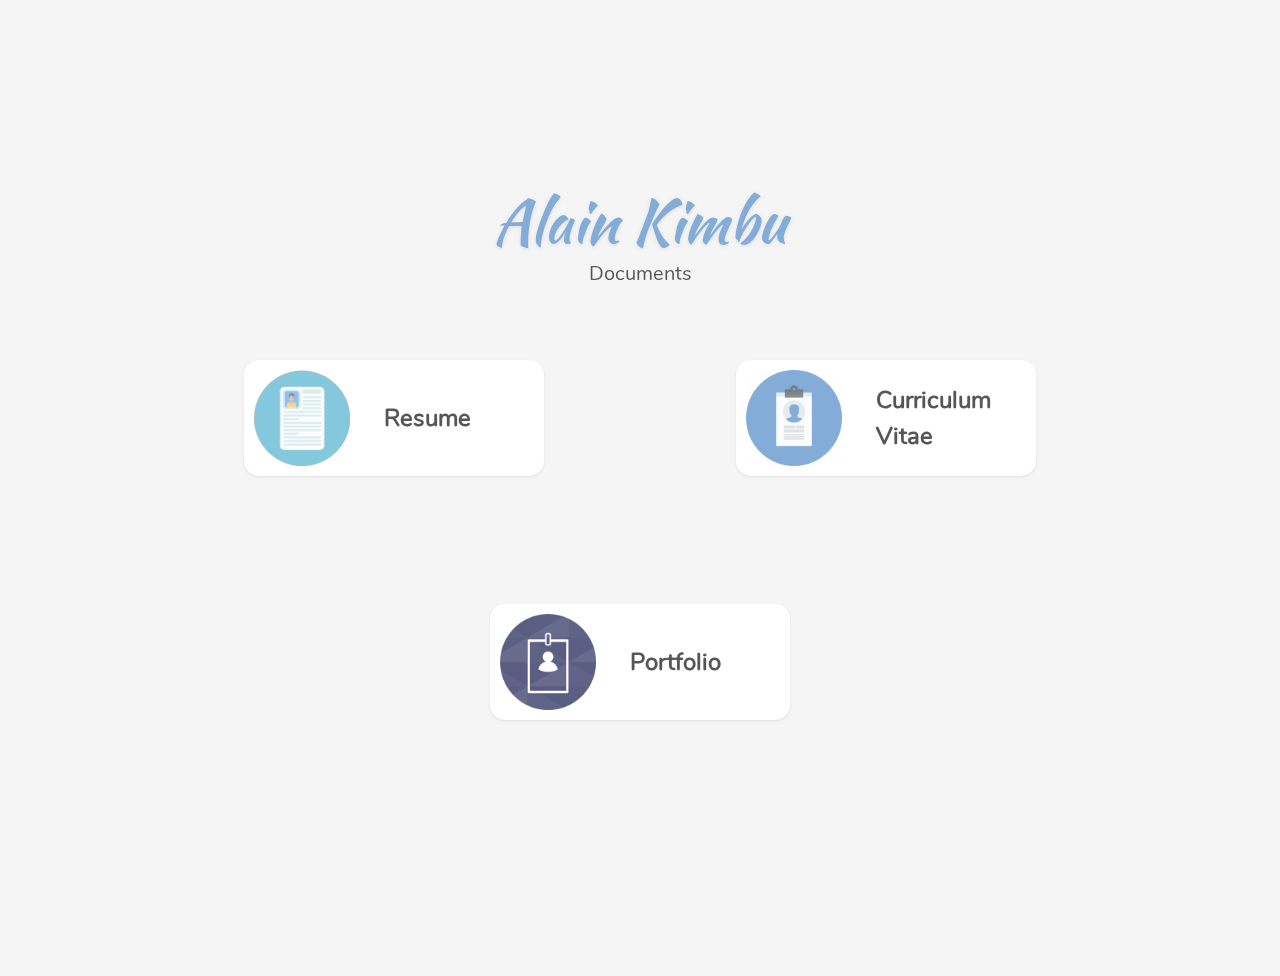
<file: index.html>
<!DOCTYPE html>
<html lang="en">

<head>
    <meta charset="UTF-8">
    <meta http-equiv="X-UA-Compatible" content="IE=edge">
    <meta name="viewport" content="width=device-width, initial-scale=1.0">
    <title>Alain Kimbu - Documents</title>
    <link rel="shortcut icon" href="favicon.ico" type="image/x-icon">
    <link rel="apple-touch-icon" href="apple-touch-icon.png">

    <link rel="stylesheet" href="assets/vendors/tailwind/font.awesome.css">
    <!-- <link rel="stylesheet" href="assets/vendors/tailwind/tailwind.elements.min.css"> -->
    <link rel="stylesheet" href="assets/vendors/tailwind/tailwindcss.css">
    <link rel="stylesheet" href="css/index.css">

    <script src="assets/vendors/jquery-3.6.0.min.js"></script>
    <script src="assets/vendors/tailwind/tailwindcss.js" deffer></script>
    <!--script src="assets/vendors/tailwind/tailwind.elements.min.js" deffer></script-->
</head>

<body>
    <header>

    </header>
    <main>
        <section class="intro">
            <h1 class="ksh text-5xl sm:text-6xl text-[#4483C4] drop-shadow">Alain Kimbu</h1>
            <p class="nr text-xl m-2">Documents</p>
            <div class="intro-box">
                <a href="resume/index.html" class="doc-link shadow nr">
                    <img src="assets/icons/resume.png" alt="resume-image" class="link-img h-24 w-24">
                    <span class="link-text">
                        Resume
                    </span>
                </a>
                <a href="cv/index.html" class="doc-link shadow nr">
                    <img src="assets/icons/cv.png" alt="cv-image" class="link-img h-24 w-24">
                    <span class="link-text">
                        Curriculum Vitae
                    </span>
                </a>
                <a href="portfolio/index.html" class="doc-link shadow nr">
                    <img src="assets/icons/portfolio.png" alt="portfolio-image" class="link-img h-24 w-24">
                    <span class="link-text">
                        Portfolio
                    </span>
                </a>
            </div>
        </section>
    </main>
    <footer>

    </footer>
    <script src="js/main.js"></script>
</body>

</html>
</file>
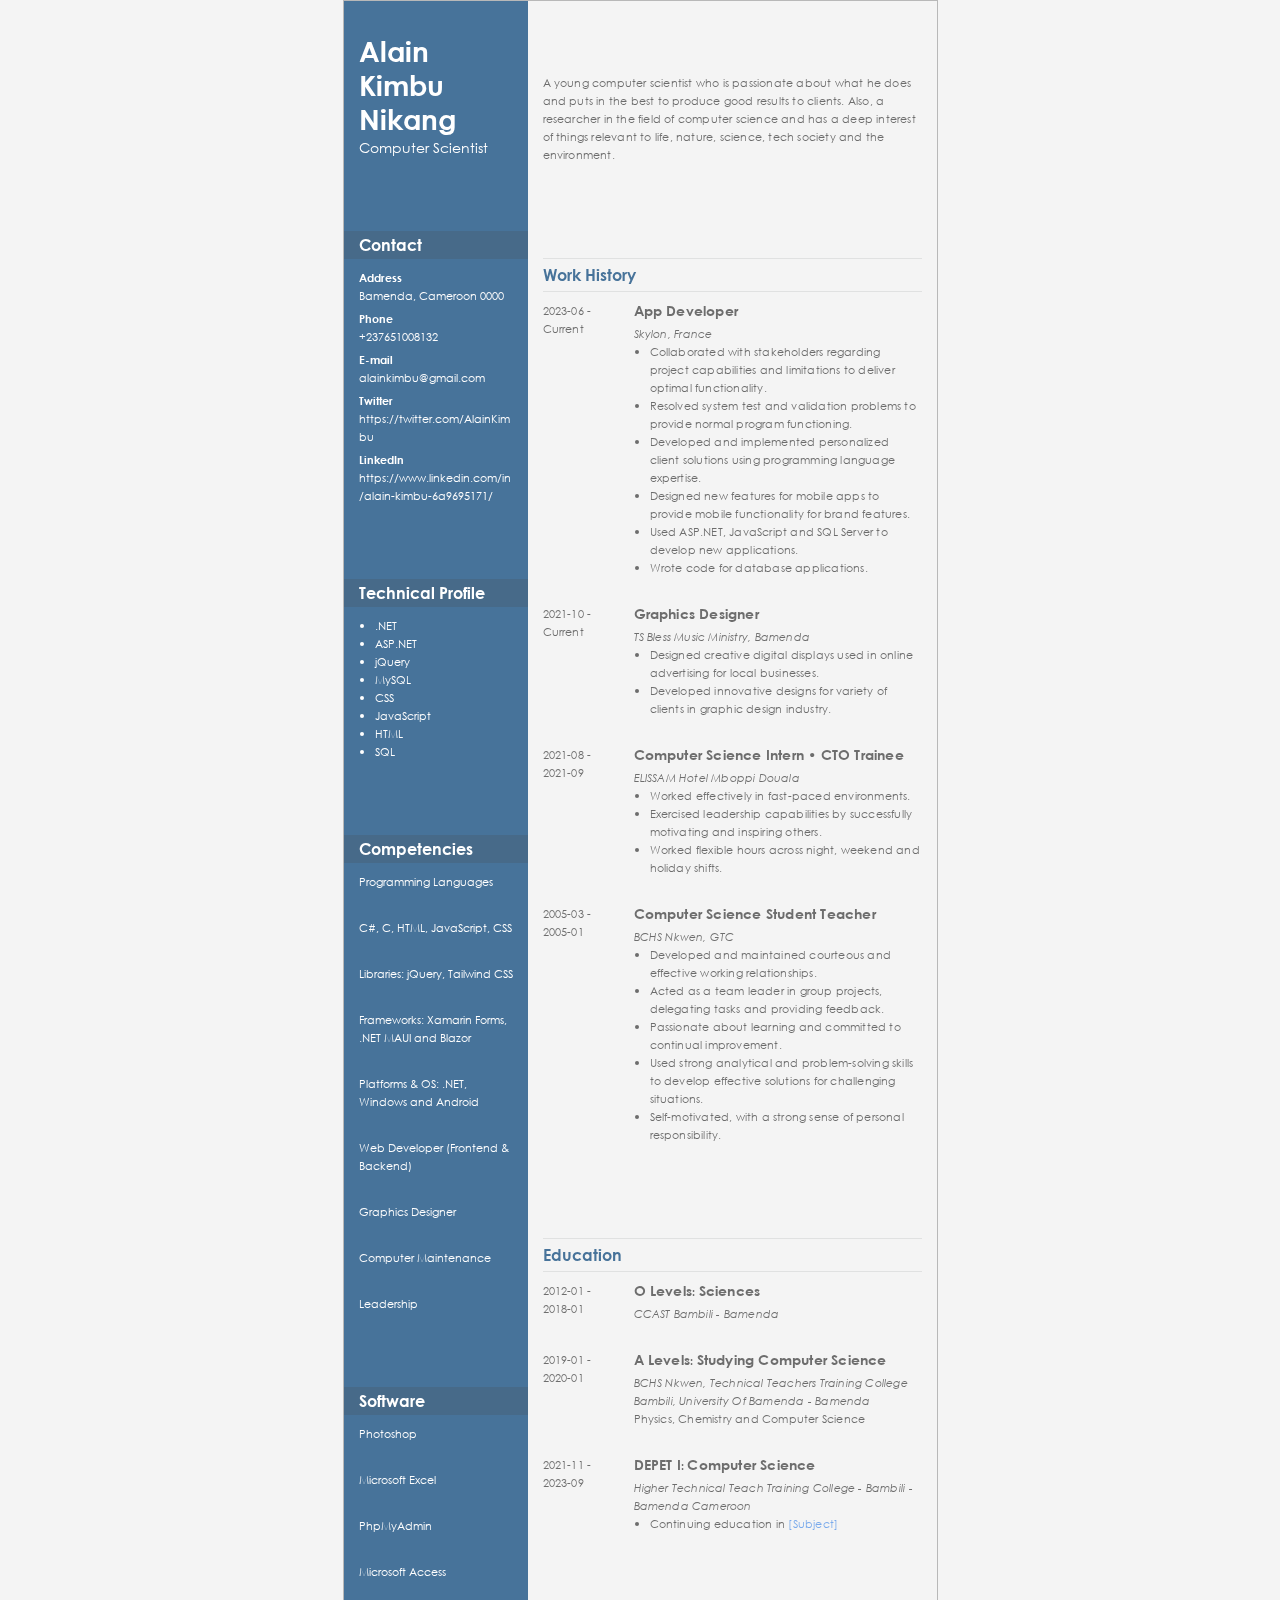
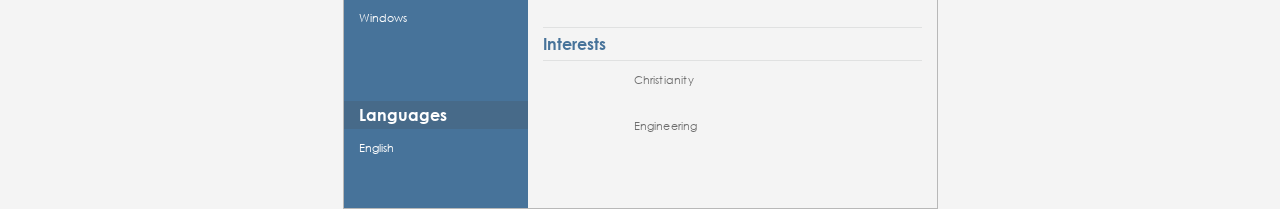
<file: cv/index.html>
<!DOCTYPE html>
<html lang="en">
<head>
    <meta charset="UTF-8">
    <meta http-equiv="X-UA-Compatible" content="IE=edge">
    <meta name="viewport" content="width=device-width, initial-scale=1.0">
    <title>Curricullum Vitae | Alain Kimbu</title>
    <link rel="shortcut icon" href="favicon.ico" type="image/x-icon">
    <link rel="apple-touch-icon" href="apple-touch-icon.png">
    
    <link rel="stylesheet" href="../assets/vendors/tailwind/font.awesome.css">
    <!-- <link rel="stylesheet" href="../assets/vendors/tailwind/tailwind.elements.min.css"> -->
    <link rel="stylesheet" href="../assets/vendors/tailwind/tailwindcss.css">
    <link rel="stylesheet" href="styles/styles.css">
    <link rel="stylesheet" href="../css/index.css">

    <script src="../assets/vendors/jquery-3.6.0.min.js"></script>
    <script src="../assets/vendors/tailwind/tailwindcss.js" deffer></script>
    <!--script src="../assets/vendors/tailwind/tailwind.elements.min.js" deffer></script-->
</head>
<body>
    <header>

    </header>

    <main>
        <section class="cv-container content" id="content">
            <nav class="inline-menu hidden bg-white">
                <a class="section-link">Profile</a>
                <a class="section-link">Bio</a>
                <a class="section-link">Education</a>
                <a class="section-link">Skills</a>
                <a class="section-link">Experiences</a>
            </nav>
            <hr class="hidden">
            <!-- div class="section-content hidden">
                 		<div class="font-bold text-2xl">
                            <h1>Alain Kimbu Nikang</h1>
                        </div> 
                        <p>
                                    <span class="font-bold text-xl">Experience</span>
                                    <br>
                                    9th Oct 2021 – 3th Sept 2021 <br>
                                    Computer Science Intern • CTO Trainee • ELISSAM Hotel Mboppi Douala
                                    <p>
                                        7th Jan 2022 – 28th Jan 2022<br>
                                        Computer Science Student Teacher • BCHS Nkwen Bamenda
                                    </p>
                                    20th Oct 2021 – [To Present] <br>
                                    Graphics Designer • TS Bless Music Ministry

                        </p>
                        <p>
                            <span class="font-bold text-xl">[Summary]</span>
                            <br>
                            A young computer scientist who is passionate about who he does and put in the best to produce good results to clients.
                            Also, a researcher about the field of computer science and like being aware of relevant things

                        </p>
                        <p>
                            <span class="font-bold text-xl">Education</span>
                            <p>
                                <b>CCAST Bambili, Bamenda (2012 – 2018)</b> <br>
                                • From form one to five attaining 8 papers at the O Levels in Sciences
                                <br>
                                <b>BCHS Nkwen, Bamenda (2019/2020 Academic year)</b>
                                <br>
                                • Uppersixth Sciences attaining 3 at the A Levels in Physics, Chemistry and Computer Sciences
                                <br>
                                <b>Higher Technical Teachers Training College Bambili, University Of Bamenda Studying Computer Science – DEPET I</b>
                            </p>
                            

                        </p>
                        <p>
                            <b>Skills</b>
                            <i>
                                <br>
                                - Programming Languages: C#, C, HTML, JavaScript, CSS <br>
                                - Libraries: jQuery <br>
                                - Frameworks: Xamarin Forms (Mobile App Development) <br>
                                - Web Developer (Frontend and Backend) <br>
                                - Graphics Designer <br>
                                - Computer Maintenance <br>
                            </i>

                        </p>
                        <p>
                            <b>Leadership</b><br>
                            Currently the .Net Facilitator at the Microsoft Student Learn Cameroon

                        </p>
                        <p>
                            <b>References:</b> KIMBU FELIX • 676 412 141 <br>
                            
                            <b>Personal Information</b> 
                            <br>
                            Mattam quarter Mile 10, Bambui, Tubah <br>
                            Bamenda, 0000 <br>
                            
                            +237 651008132 <br>
                            +237 683777901 <br>
                            
                            alainkimbu@gmail.com <br>
                            
                            
                            English (UK)

                        </p>
            </div>
        </section-->
        <section class="section-content doc-wrapper" style="width: fit-content;">
            <div class="preview-container position-relative js-document-wrap" id="resumeDoc">
                <div class="section-loader-new d-none hidden" id="resumeLoader"></div>
                <div class="spellcheck-notification hidden"><i class="fas fa-check" title="Save"></i></div>
                <div class="" tabindex="" style="width: fit-content;">
                    <div>
                        <style type="text/css" id="static">
                            /*Font support for MAC*/
                            @font-face {
                                font-family: 'Century Gothic';
                                font-weight: normal;
                                font-style: normal;
                                src: local('Century Gothic'), url('/assets/fonts/CenturyGothic/CenturyGothic.ttf') format('truetype')
                            }
            
                            @font-face {
                                font-family: 'Century Gothic';
                                font-weight: bold;
                                font-style: normal;
                                src: local('Century Gothic Bold'), url('/assets/fonts/CenturyGothic/GOTHICB.TTF') format('truetype')
                            }
            
                            @font-face {
                                font-family: 'Century Gothic';
                                font-weight: bold;
                                font-style: italic;
                                src: local('Century Gothic Bold Italic'), url('/assets/fonts/CenturyGothic/GOTHICBI.TTF') format('truetype')
                            }
            
                            @font-face {
                                font-family: 'Century Gothic';
                                font-weight: normal;
                                font-style: italic;
                                src: local('Century Gothic Italic'), url('/assets/fonts/CenturyGothic/GOTHICI.TTF') format('truetype')
                            }
            
                            html,
                            body,
                            div,
                            span,
                            applet,
                            object,
                            iframe,
                            h1,
                            h2,
                            h3,
                            h4,
                            h5,
                            h6,
                            p,
                            blockquote,
                            pre,
                            a,
                            abbr,
                            acronym,
                            address,
                            big,
                            cite,
                            code,
                            del,
                            dfn,
                            em,
                            font,
                            img,
                            ins,
                            kbd,
                            q,
                            s,
                            samp,
                            small,
                            strike,
                            strong,
                            sub,
                            sup,
                            tt,
                            var,
                            b,
                            u,
                            i,
                            center,
                            dl,
                            dt,
                            dd,
                            ol,
                            ul,
                            li,
                            fieldset,
                            form,
                            label,
                            legend,
                            table,
                            caption,
                            tbody,
                            tfoot,
                            thead,
                            tr,
                            th,
                            td {
                                margin: 0;
                                padding: 0;
                                border: 0;
                                outline: 0;
                                vertical-align: baseline;
                                background: transparent
                            }
            
                            body {
                                text-align: left;
                                font-feature-settings: "liga" 0;
                                -moz-font-feature-settings: "liga" off
                            }
            
                            .skn-srz1 ol,
                            .skn-srz1 ul {
                                list-style: none
                            }
            
                            .skn-srz1 table {
                                border-collapse: collapse;
                                border-spacing: 0;
                                font-size: inherit;
                                color: inherit;
                                width: 100%
                            }
            
                            /*START content disc style for LI*/
                            .skn-srz1 ul,
                            .skn-srz1 li {
                                margin: 0;
                                padding: 0;
                                list-style-type: disc
                            }
            
                            .skn-srz1 ul li {
                                margin: 0 0 0 16px;
                                padding: 0
                            }
            
                            @-moz-document url-prefix() {
                                .skn-srz1 ul li {
                                    margin: 0 0 0 12px;
                                    padding: 0 0 0 3px
                                }
                            }
            
                            /*END content disc style for LI*/
            
                            /*common css*/
                            .skn-srz1 .txtBold {
                                font-weight: 700
                            }
            
                            .skn-srz1 .paddedline {
                                display: block
                            }
            
                            .skn-srz1 .mt5 {
                                margin-top: 5px
                            }
            
                            .skn-srz1 .txtRight {
                                text-align: right
                            }
            
                            .skn-srz1 table.skills,
                            .skn-srz1 .table_wrapper {
                                margin-top: 0;
                                width: 100%;
                                word-break: break-all
                            }
            
                            .skn-srz1 table.skills th,
                            .skn-srz1 table.skills td {
                                text-align: center;
                                width: 20%
                            }
            
                            .skn-srz1 table.skills .skillname,
                            .skn-srz1 table.skills .skillrating {
                                text-align: left;
                                width: 35%
                            }
            
                            .skn-srz1 table.skills .skillrating {
                                width: 20%
                            }
            
                            .skn-srz1 table.skills .skillyears,
                            .skn-srz1 table.skills .skilllast {
                                width: 19%
                            }
            
                            .skn-srz1 table.skills .pad1 {
                                width: 5%
                            }
            
                            .skn-srz1 table.skills .pad2,
                            .skn-srz1 table.skills .pad3 {
                                width: 1%
                            }
            
                            .skn-srz1 {
                                color: #343434;
                                font-variant-ligatures: none;
                                line-height: 16px;
                                min-height: 792px;
                                box-sizing: border-box
                            }
            
                            .skn-srz1 .name {
                                font-weight: 700;
                                padding: 0;
                                position: relative;
                                text-align: left;
                                word-wrap: break-word
                            }
            
                            .skn-srz1 .address .singlecolumn {
                                margin-left: 0 !important
                            }
            
                            .skn-srz1 .heading {
                                font-weight: 700;
                                line-height: 15px;
                                margin-bottom: 10px
                            }
            
                            .skn-srz1 .sectiontitle {
                                word-break: break-word
                            }
            
                            .skn-srz1 .degreeGap {
                                margin-bottom: 4px
                            }
            
                            .skn-srz1 .locationGap {
                                margin-top: 4px
                            }
            
                            .skn-srz1 .firstsection,
                            .skn-srz1 .SECTION_NAME {
                                padding-top: 0 !important
                            }
            
                            .skn-srz1 .section:empty,
                            .skn-srz1 .hide-bar .outer-square,
                            .skn-srz1 .hide-bar .field-ratt {
                                display: none
                            }
            
                            /*Left Box */
                            .skn-srz1 .left-box {
                                background: #003D73;
                                display: table-cell;
                                padding: 15px;
                                box-sizing: initial
                            }
            
                            .skn-srz1 .left-box .section {
                                position: relative;
                                color: #fff
                            }
            
                            .skn-srz1 .left-box .heading {
                                line-height: 1.5;
                                margin-left: -15px;
                                margin-right: -15px;
                                padding: 0 15px;
                                position: relative
                            }
            
                            .skn-srz1 .left-box .heading:before {
                                content: '';
                                position: absolute;
                                left: 0;
                                top: 0;
                                background: #003D73;
                                height: 100%;
                                width: 100%;
                                filter: brightness(0.8)
                            }
            
                            .skn-srz1 .left-box .sectiontitle {
                                padding: 3px 0;
                                text-align: left;
                                position: relative
                            }
            
                            .skn-srz1 .left-box .SECTION_CNTC {
                                padding-top: 20px !important
                            }
            
                            .skn-srz1 .parentContainer {
                                border-collapse: collapse;
                                display: table;
                                min-height: inherit;
                                table-layout: fixed;
                                width: 100%
                            }
            
            
                            /*Right Box */
                            .skn-srz1 .right-box {
                                display: table-cell;
                                letter-spacing: .2px;
                                padding: 15px;
                                vertical-align: top
                            }
            
                            .skn-srz1 .right-box .section:first-child {
                                padding-top: 0
                            }
            
                            .skn-srz1 .right-box .heading {
                                border-bottom: 1px solid #d5d6d6;
                                border-top: 1px solid #d5d6d6;
                                letter-spacing: 0;
                                padding: 5px 0
                            }
            
                            .skn-srz1 .right-box .sectiontitle {
                                color: #002e58
                            }
            
                            .skn-srz1 .right-box .paddedline.date-content {
                                position: absolute;
                                margin-left: 0;
                                width: 65px
                            }
            
                            .skn-srz1 .paragraph .singlecolumn {
                                position: relative
                            }
            
                            .skn-srz1 .right-box .summary .paragraph .singlecolumn {
                                margin-left: 0
                            }
            
                            .skn-srz1 .education .joblocation,
                            .txtItl {
                                font-style: italic
                            }
            
                            /* Issues fix for builder page */
                            .skn-srz1>div {
                                min-height: inherit
                            }
            
                            #displayResume .skn-srz1.document {
                                min-height: 792px
                            }
            
                            .skn-srz1 .left-box .active * {
                                color: #343434
                            }
            
                            /* Only for firefox */
                            @-moz-document url-prefix() {
                                .skn-srz1 .parentContainer {
                                    height: 1px
                                }
                            }
            
                            .skn-srz1 .word-break {
                                word-wrap: break-word
                            }
            
                            .skn-srz1 .left-box .outer-square,
                            .skn-srz1 right-box .outer-square,
                            .skn-srz1 .left-box .inner-square,
                            .skn-srz1 .right-box .inner-square {
                                height: 7px;
                                position: relative
                            }
            
                            .skn-srz1 .left-box .inner-square {
                                background: #fff
                            }
            
                            .skn-srz1 .right-box .outer-square {
                                background: #d6d6d6
                            }
            
                            .skn-srz1 .right-box .inner-square {
                                background: #003D73;
                                filter: brightness(.8)
                            }
            
                            /* For dates fix */
                            .skn-srz1 .right-box .hidedates {
                                visibility: hidden;
                                position: static !important;
                                display: block;
                                float: left
                            }
            
                            .skn-srz1 .left-box .hidedates {
                                display: none
                            }
            
                            .skn-srz1 .paragraph.datespara:after {
                                content: '';
                                display: table;
                                clear: both
                            }
            
                            /*PICT*/
                            .skn-srz1 .prflPic,
                            .skn-srz1 .prflPic>div {
                                width: 154px;
                                height: 154px
                            }
            
                            .skn-srz1 .prflPic img {
                                min-width: 100%;
                                max-width: 100%;
                                min-height: 100%;
                                max-height: 100%
                            }
                        </style>
                        <style type="text/css" id="dynamic"
                            data-time="Fri Jun 30 2023 08:14:37 GMT+0100 (West Africa Standard Time)">
                            .skn-srz1,
                            .skn-srz1 table {
                                line-height: 18px
                            }
            
                            .skn-srz1.pagesize {
                                width: 595px
                            }
            
                            .skn-srz1.fontface {
                                font-family: Century Gothic
                            }
            
                            .skn-srz1.fontsize {
                                font-size: 11px
                            }
            
                            .skn-srz1 .section {
                                padding-top: 20px
                            }
            
                            .skn-srz1 .firstparagraph {
                                margin-top: 0 !important
                            }
            
                            .skn-srz1 .paragraph {
                                margin-top: 10px
                            }
            
                            .skn-srz1 .singlecolumn,
                            .skn-srz1 .maincolumn {
                                word-wrap: break-word
                            }
            
                            .skn-srz1 .right-box .singlecolumn,
                            .skn-srz1 .right-box .maincolumn {
                                margin-left: 0px
                            }
            
                            .skn-srz1 table.skills td {
                                padding-top: 5px
                            }
            
                            .skn-srz1 .jobtitle,
                            .skn-srz1 .degree,
                            .skn-srz1 .programline {
                                font-size: 14px
                            }
            
                            .skn-srz1 .name {
                                font-size: 28px;
                                line-height: 34px
                            }
            
                            .skn-srz1 .heading {
                                line-height: 22px
                            }
            
                            .skn-srz1 .sectiontitle {
                                font-size: 16px
                            }
            
                            .skn-srz1 .resumeTitle {
                                font-size: 14px;
                                padding-top: 3px
                            }
            
                            /*Left Box*/
                            .skn-srz1 .left-box {
                                background: #003D73;
                                width: 154px
                            }
            
                            .skn-srz1 .left-box .section {
                                padding-top: 20px
                            }
            
                            .skn-srz1 .left-box .heading {
                                line-height: 22px
                            }
            
                            .skn-srz1 .left-box .heading:before {
                                background: #003D73
                            }
            
                            .skn-srz1 .left-box .outer-square:before {
                                background: #003D73;
                                content: '';
                                position: absolute;
                                height: 7px;
                                width: 100%;
                                filter: brightness(.8)
                            }
            
            
                            /*Right Box*/
                            .skn-srz1 .right-box .paragraph .singlecolumn {
                                margin-left: 91px
                            }
            
                            .skn-srz1 .right-box .paddedline.date-content {
                                left: -91px
                            }
            
                            .skn-srz1 .right-box .sectiontitle {
                                color: #003D73
                            }
            
                            .skn-srz1 .right-box .inner-square {
                                background: #003D73
                            }
            
                            /* Issues fix for builder page */
                            .skn-srz1 .right-box .sortable-item {
                                padding-top: 20px
                            }
            
                            .skn-srz1 .left-box>.sortable-item.active>.wrapper .heading:before {
                                background: none
                            }
            
                            .skn-srz1 .left-box .sortable-item.active .outer-square:before {
                                background: #d6d6d6
                            }
            
                            .skn-srz1 .left-box .sortable-item.active .inner-square {
                                background: #003D73
                            }
            
                            /* Issues fix for builder page: Phase 2 */
                            .skn-srz1._single-parent-drag>.wrapper-bg+div {
                                position: relative;
                                z-index: 8
                            }
            
                            .skn-srz1._single-parent-drag .outer-square:before {
                                background: #d6d6d6;
                                content: '';
                                position: absolute;
                                height: 7px;
                                width: 100%;
                                filter: brightness(0.8)
                            }
            
                            .skn-srz1._single-parent-drag .inner-square {
                                background: #003D73
                            }
            
                            .skn-srz1._single-parent-drag .wrapper-bg+div .paragraph {
                                margin-top: 0
                            }
            
                            .skn-srz1 .outer-square,
                            .skn-srz1 .inner-square {
                                height: 7px;
                                position: relative
                            }
            
                            .skn-srz1 .parent-drag.active .wrapper,
                            .skn-srz1 .sortable-item .sectiontitle {
                                position: relative
                            }
            
                            .resume-preview .skn-srz1 .parentContainer .right-box .sortable-item:first-child,
                            .resume-preview .skn-srz1 .parentContainer .right-box .sortable-item:first-child .section,
                            .modal-preview-resume .skn-srz1 .parentContainer .right-box .sortable-item:first-child,
                            .modal-preview-resume .skn-srz1 .parentContainer .right-box .sortable-item:first-child .section {
                                padding-top: 0
                            }
            
                            /* support for IE Browser */
                            @media screen and (min-width:0\0) {
                                .skn-srz1 .left-box {
                                    box-sizing: content-box
                                }
            
                                .skn-srz1 .parentContainer {
                                    display: flex
                                }
            
                                .skn-srz1 .right-box {
                                    width: calc(100% - 154px)
                                }
            
                                .skn-srz1 .left-box,
                                .skn-srz1 .right-box {
                                    background: none;
                                    display: inline;
                                    position: relative
                                }
            
                                .skn-srz1 .left-box:before {
                                    content: '';
                                    background: #003D73;
                                    position: absolute;
                                    left: 0;
                                    top: 0;
                                    height: 100%;
                                    width: 100%;
                                    opacity: .9
                                }
                            }
                        </style>
                    </div>
                    <div class="document doc-root fontsize fontface vmargins hmargins   pagesize skn-srz1 SRZ1  ZTY  "
                        data-color="">
                        <div id="CONTAINER_PARENT_0" class="parentContainer">
                            <div id="CONTAINER_0" class="left-box">
                                <div data-react-beautiful-dnd-draggable="2"
                                    class="sortable-item section-container SortableItem-sibling data-NAME">
                                    <div class="document-tool sec-tool" id="editIcons" style="right: -2px;"><button
                                            class="btn btn-icon-tertiary btn-icon-edit" type="button" title="View / Edit"><i
                                                class="icon-edit"></i></button></div>
                                    <div id="SECTION_NAMEdde1010c-7bc6-44bc-ba85-41a224b06e16"
                                        class="section SECTION_NAME notdraggable firstsection    " data-section-cd="NAME">
                                        <div class=" doc-item">
                                            <div class="">
                                                <div class="">
                                                    <div id="PARAGRAPH_NAME_8a7b3435-731c-4f35-89a3-b1a94a133072"
                                                        class="paragraph PARAGRAPH_NAME firstparagraph  ">
                                                        <div>
                                                            <div class="name word-break">
                                                                <span id="FIELD_FNAM">Alain Kimbu</span>
                                                                <span class="word-break" id="FIELD_LNAM">Nikang</span>
                                                            </div>
                                                            <div class="resumeTitle" id="FIELD_DCTL">Computer Scientist</div>
                                                        </div>
                                                        <div class="doc-overlay para-overlay" style="left:-2px; right: -2px;"><span
                                                                class="badge badge-primary badge-edit"></span><span>&nbsp;</span>
                                                        </div>
                                                    </div>
                                                </div>
                                            </div>
                                        </div>
                                        <div class="doc-overlay section-overlay" style="left:-2px; right: -2px;"><span>&nbsp;</span>
                                        </div>
                                    </div>
                                </div>
                                <div data-react-beautiful-dnd-draggable="2"
                                    class="sortable-item section-container SortableItem-sibling data-CNTC">
                                    <div class="document-tool sec-tool" id="editIcons" style="right: -2px;"><button
                                            class="btn btn-icon-tertiary btn-icon-edit" type="button" title="View / Edit"><i
                                                class="icon-edit"></i></button></div>
                                    <div id="SECTION_CNTC207cdbac-df00-4814-82c7-d55ed2e67c97"
                                        class="section SECTION_CNTC notdraggable    has-title  " data-section-cd="CNTC">
                                        <div class=" doc-item">
                                            <div class="heading">
                                                <div class="sectiontitle" id="SECTIONNAME_CNTC">Contact</div>
                                            </div>
                                            <div class="">
                                                <div class="">
                                                    <div id="PARAGRAPH_CNTC_04b262ff-3f29-7430-9163-92ed00fc9220"
                                                        class="paragraph PARAGRAPH_CNTC firstparagraph  ">
                                                        <div class="clearfix doc-item">
                                                            <div class="address">
                                                                <div class="singlecolumn">
                                                                    <div dependency="STRT|CITY|STAT|ZIPC|ADDR">
                                                                        <div class="txtBold"><span
                                                                                class="xslt_static_change">Address </span></div>
                                                                        <div id="FIELD_STRT"></div>
                                                                        <span id="FIELD_CITY"></span>
                                                                        <span id="FIELD_STAT"></span>
                                                                        <span id="FIELD_ZIPC"></span>
                                                                        <span id="FIELD_ADDR">Bamenda, Cameroon 0000</span>
                                                                    </div>
                                                                    <div class="txtBold mt5" dependency="HPHN|CPHN"><span
                                                                            class="xslt_static_change">Phone </span></div>
                                                                    <div dependency="HPHN">
                                                                        <span id="FIELD_HPHN">+237651008132</span>
                                                                    </div>
            
                                                                    <div class="txtBold mt5" dependency="EMAI"><span
                                                                            class="xslt_static_change">E-mail </span></div>
                                                                    <div dependency="EMAI" class="word-break">
                                                                        <span id="FIELD_EMAI">alainkimbu@gmail.com</span>
                                                                    </div>
            
            
            
            
            
            
            
            
            
            
                                                                    <div dependency="SOCL">
            
                                                                        <div id="CATEGORY_SOCIAL_SOCL" class="mt5">
                                                                            <div id="DOCDATAINFO_SOCL" class="txtBold">Twitter</div>
                                                                            <div id="FIELD_SOCL">https://twitter.com/AlainKimbu
                                                                            </div>
                                                                        </div>
                                                                        <div id="CATEGORY_SOCIAL_SOCL" class="mt5">
                                                                            <div id="DOCDATAINFO_SOCL" class="txtBold">LinkedIn
                                                                            </div>
                                                                            <div id="FIELD_SOCL">
                                                                                https://www.linkedin.com/in/alain-kimbu-6a9695171/
                                                                            </div>
                                                                        </div>
                                                                    </div>
                                                                </div>
                                                            </div>
                                                        </div>
                                                        <div class="doc-overlay para-overlay" style="left:-2px; right: -2px;"><span
                                                                class="badge badge-primary badge-edit"></span><span>&nbsp;</span>
                                                        </div>
                                                    </div>
                                                </div>
                                            </div>
                                        </div>
                                        <div class="doc-overlay section-overlay" style="left:-2px; right: -2px;"><span>&nbsp;</span>
                                        </div>
                                    </div>
                                </div>
                                <div data-react-beautiful-dnd-draggable="2"
                                    class="sortable-item section-container SortableItem-sibling data-TPFL">
                                    <div class="document-tool sec-tool" id="editIcons" style="right: -2px;"><button
                                            class="btn btn-icon-tertiary btn-icon-edit" type="button" title="View / Edit"><i
                                                class="icon-edit"></i></button><button
                                            class="btn  btn-icon-tertiary btn-icon-delete" type="button" title="Delete"><i
                                                class="icon-delete" title="Delete"></i></button><button type="button"
                                            class="btn-icon-tertiary btn-icon-move" style="right: -234px;"><i class="icon-move"
                                                tabindex="0" data-react-beautiful-dnd-drag-handle="2"
                                                aria-roledescription="Draggable item. Press space bar to lift" draggable="false"
                                                title="Move"></i></button></div>
                                    <div id="SECTION_TPFL0a4bdfc1-e12a-4fb9-f189-f8f1c9c34be7"
                                        class="section SECTION_TPFL    has-title  " data-section-cd="TPFL">
                                        <div class=" doc-item">
                                            <div class="heading">
                                                <div class="sectiontitle" id="SECTIONNAME_TPFL">Technical Profile</div>
                                            </div>
                                            <div class="">
                                                <div class="">
                                                    <div id="PARAGRAPH_TPFL_e86f164f-1e54-85ca-0bfa-e0f7d29ba7ed"
                                                        class="paragraph PARAGRAPH_TPFL firstparagraph  ">
                                                        <div class="clearfix doc-item">
                                                            <div class="singlecolumn maincolumn">
                                                                <span class="paddedline" id="FIELD_SKC1">
                                                                    <ul>
                                                                        <li>.NET</li>
                                                                        <li>ASP.NET</li>
                                                                        <li>jQuery</li>
                                                                        <li>MySQL</li>
                                                                    </ul>
                                                                </span>
                                                                <span class="paddedline" id="FIELD_SKC2">
                                                                    <ul>
                                                                        <li>CSS</li>
                                                                        <li>JavaScript</li>
                                                                        <li>HTML</li>
                                                                        <li>SQL</li>
                                                                    </ul>
                                                                </span>
                                                            </div>
                                                        </div>
                                                        <div class="doc-overlay para-overlay" style="left:-2px; right: -2px;"><span
                                                                class="badge badge-primary badge-edit"></span><span>&nbsp;</span>
                                                        </div>
                                                    </div>
                                                </div>
                                            </div>
                                        </div>
                                        <div class="doc-overlay section-overlay" style="left:-2px; right: -2px;"><span>&nbsp;</span>
                                        </div>
                                    </div>
                                </div>
                                <div data-react-beautiful-dnd-draggable="2"
                                    class="sortable-item section-container SortableItem-sibling data-HILT">
                                    <div class="document-tool sec-tool" id="editIcons" style="right: -2px;"><button
                                            class="btn btn-icon-tertiary btn-icon-edit" type="button" title="View / Edit"><i
                                                class="icon-edit"></i></button><button
                                            class="btn  btn-icon-tertiary btn-icon-delete" type="button" title="Delete"><i
                                                class="icon-delete" title="Delete"></i></button><button type="button"
                                            class="btn-icon-tertiary btn-icon-move" style="right: -234px;"><i class="icon-move"
                                                tabindex="0" data-react-beautiful-dnd-drag-handle="2"
                                                aria-roledescription="Draggable item. Press space bar to lift" draggable="false"
                                                title="Move"></i></button></div>
                                    <div id="SECTION_HILTcd041c7d-0975-43f0-a03c-e7f1918a3359"
                                        class="section SECTION_HILT    has-title  " data-section-cd="HILT">
                                        <div class=" doc-item">
                                            <div class="heading">
                                                <div class="sectiontitle" id="SECTIONNAME_HILT">Competencies</div>
                                            </div>
                                            <div class="">
                                                <div class="sortableInner">
                                                    <div id="PARAGRAPH_HILT_6a212937-c5fe-4ca2-bbac-317a92c0a4fd"
                                                        class="paragraph PARAGRAPH_HILT firstparagraph  ">
                                                        <div class="clearfix doc-item">
                                                            <div class="singlecolumn maincolumn">
                                                                <span class="paddedline" id="FIELD_SKC1">Programming
                                                                    Languages</span>
            
                                                                <span class="paddedline txtRight" id="FIELD_RATT"></span>
                                                            </div>
                                                        </div>
                                                        <div class="doc-overlay para-overlay" style="left:-2px; right: -2px;"><span
                                                                class="badge badge-primary badge-edit"></span><span>&nbsp;</span>
                                                        </div>
                                                    </div>
                                                    <div id="PARAGRAPH_HILT_bcf24c61-a784-4e4b-b635-d1b6ac5c2284"
                                                        class="paragraph PARAGRAPH_HILT  ">
                                                        <div class="clearfix doc-item">
                                                            <div class="singlecolumn maincolumn">
                                                                <span class="paddedline" id="FIELD_SKC1">C#, C, HTML, JavaScript,
                                                                    CSS</span>
            
                                                                <span class="paddedline txtRight" id="FIELD_RATT"></span>
                                                            </div>
                                                        </div>
                                                        <div class="doc-overlay para-overlay" style="left:-2px; right: -2px;"><span
                                                                class="badge badge-primary badge-edit"></span><span>&nbsp;</span>
                                                        </div>
                                                    </div>
                                                    <div id="PARAGRAPH_HILT_a08e0275-df43-4a8e-90e3-e4c6fb47278d"
                                                        class="paragraph PARAGRAPH_HILT  ">
                                                        <div class="clearfix doc-item">
                                                            <div class="singlecolumn maincolumn">
                                                                <span class="paddedline" id="FIELD_SKC1">Libraries: jQuery, Tailwind
                                                                    CSS</span>
            
                                                                <span class="paddedline txtRight" id="FIELD_RATT"></span>
                                                            </div>
                                                        </div>
                                                        <div class="doc-overlay para-overlay" style="left:-2px; right: -2px;"><span
                                                                class="badge badge-primary badge-edit"></span><span>&nbsp;</span>
                                                        </div>
                                                    </div>
                                                    <div id="PARAGRAPH_HILT_aa329e97-50f5-49dd-ab10-eeeec8ec80c3"
                                                        class="paragraph PARAGRAPH_HILT  ">
                                                        <div class="clearfix doc-item">
                                                            <div class="singlecolumn maincolumn">
                                                                <span class="paddedline" id="FIELD_SKC1">Frameworks: Xamarin Forms,
                                                                    .NET MAUI and Blazor</span>
            
                                                                <span class="paddedline txtRight" id="FIELD_RATT"></span>
                                                            </div>
                                                        </div>
                                                        <div class="doc-overlay para-overlay" style="left:-2px; right: -2px;"><span
                                                                class="badge badge-primary badge-edit"></span><span>&nbsp;</span>
                                                        </div>
                                                    </div>
                                                    <div id="PARAGRAPH_HILT_97163980-63a0-4b9c-8a7c-97829930eee0"
                                                        class="paragraph PARAGRAPH_HILT  ">
                                                        <div class="clearfix doc-item">
                                                            <div class="singlecolumn maincolumn">
                                                                <span class="paddedline" id="FIELD_SKC1">Platforms &amp; OS: .NET,
                                                                    Windows and Android</span>
            
                                                                <span class="paddedline txtRight" id="FIELD_RATT"></span>
                                                            </div>
                                                        </div>
                                                        <div class="doc-overlay para-overlay" style="left:-2px; right: -2px;"><span
                                                                class="badge badge-primary badge-edit"></span><span>&nbsp;</span>
                                                        </div>
                                                    </div>
                                                    <div id="PARAGRAPH_HILT_fd93214d-13d4-44d2-978f-e50cb8616525"
                                                        class="paragraph PARAGRAPH_HILT  ">
                                                        <div class="clearfix doc-item">
                                                            <div class="singlecolumn maincolumn">
                                                                <span class="paddedline" id="FIELD_SKC1">Web Developer (Frontend
                                                                    &amp; Backend)</span>
            
                                                                <span class="paddedline txtRight" id="FIELD_RATT"></span>
                                                            </div>
                                                        </div>
                                                        <div class="doc-overlay para-overlay" style="left:-2px; right: -2px;"><span
                                                                class="badge badge-primary badge-edit"></span><span>&nbsp;</span>
                                                        </div>
                                                    </div>
                                                    <div id="PARAGRAPH_HILT_89b73269-0883-43f3-b869-aeb1e6f6b5b2"
                                                        class="paragraph PARAGRAPH_HILT  ">
                                                        <div class="clearfix doc-item">
                                                            <div class="singlecolumn maincolumn">
                                                                <span class="paddedline" id="FIELD_SKC1">Graphics Designer</span>
            
                                                                <span class="paddedline txtRight" id="FIELD_RATT"></span>
                                                            </div>
                                                        </div>
                                                        <div class="doc-overlay para-overlay" style="left:-2px; right: -2px;"><span
                                                                class="badge badge-primary badge-edit"></span><span>&nbsp;</span>
                                                        </div>
                                                    </div>
                                                    <div id="PARAGRAPH_HILT_cac4325e-3eaf-4eba-a767-bda4679027cf"
                                                        class="paragraph PARAGRAPH_HILT  ">
                                                        <div class="clearfix doc-item">
                                                            <div class="singlecolumn maincolumn">
                                                                <span class="paddedline" id="FIELD_SKC1">Computer Maintenance</span>
            
                                                                <span class="paddedline txtRight" id="FIELD_RATT"></span>
                                                            </div>
                                                        </div>
                                                        <div class="doc-overlay para-overlay" style="left:-2px; right: -2px;"><span
                                                                class="badge badge-primary badge-edit"></span><span>&nbsp;</span>
                                                        </div>
                                                    </div>
                                                    <div id="PARAGRAPH_HILT_4e374e76-2c6a-4af1-a9fa-13fe52da6301"
                                                        class="paragraph PARAGRAPH_HILT  ">
                                                        <div class="clearfix doc-item">
                                                            <div class="singlecolumn maincolumn">
                                                                <span class="paddedline" id="FIELD_SKC1">Leadership</span>
            
                                                                <span class="paddedline txtRight" id="FIELD_RATT"></span>
                                                            </div>
                                                        </div>
                                                        <div class="doc-overlay para-overlay" style="left:-2px; right: -2px;"><span
                                                                class="badge badge-primary badge-edit"></span><span>&nbsp;</span>
                                                        </div>
                                                    </div>
                                                </div>
                                            </div>
                                        </div>
                                        <div class="doc-overlay section-overlay" style="left:-2px; right: -2px;"><span>&nbsp;</span>
                                        </div>
                                    </div>
                                </div>
                                <div data-react-beautiful-dnd-draggable="2"
                                    class="sortable-item section-container SortableItem-sibling data-SFTR">
                                    <div class="document-tool sec-tool" id="editIcons" style="right: -2px;"><button
                                            class="btn btn-icon-tertiary btn-icon-edit" type="button" title="View / Edit"><i
                                                class="icon-edit"></i></button><button
                                            class="btn  btn-icon-tertiary btn-icon-delete" type="button" title="Delete"><i
                                                class="icon-delete" title="Delete"></i></button><button type="button"
                                            class="btn-icon-tertiary btn-icon-move" style="right: -234px;"><i class="icon-move"
                                                tabindex="0" data-react-beautiful-dnd-drag-handle="2"
                                                aria-roledescription="Draggable item. Press space bar to lift" draggable="false"
                                                title="Move"></i></button></div>
                                    <div id="SECTION_SFTR42213b42-622d-ea91-2074-c1db21d6c3b8"
                                        class="section SECTION_SFTR    has-title  " data-section-cd="SFTR">
                                        <div class=" doc-item">
                                            <div class="heading">
                                                <div class="sectiontitle" id="SECTIONNAME_SFTR">Software</div>
                                            </div>
                                            <div class="">
                                                <div class="sortableInner">
                                                    <div id="PARAGRAPH_SFTR_f4cda9ec-50ab-1fd0-b1bc-d90705341b32"
                                                        class="paragraph PARAGRAPH_SFTR firstparagraph  ">
                                                        <div class="clearfix doc-item">
                                                            <div class="singlecolumn">
                                                                <div id="FIELD_FRFM">
                                                                    <p>Photoshop</p>
                                                                </div>
            
                                                                <span class="paddedline txtRight" id="FIELD_RATT"></span>
                                                            </div>
                                                        </div>
                                                        <div class="doc-overlay para-overlay" style="left:-2px; right: -2px;"><span
                                                                class="badge badge-primary badge-edit"></span><span>&nbsp;</span>
                                                        </div>
                                                    </div>
                                                    <div id="PARAGRAPH_SFTR_df246a44-3a50-1137-12a3-03e824940a1a"
                                                        class="paragraph PARAGRAPH_SFTR  ">
                                                        <div class="clearfix doc-item">
                                                            <div class="singlecolumn">
                                                                <div id="FIELD_FRFM">
                                                                    <p>Microsoft Excel</p>
                                                                </div>
            
                                                                <span class="paddedline txtRight" id="FIELD_RATT"></span>
                                                            </div>
                                                        </div>
                                                        <div class="doc-overlay para-overlay" style="left:-2px; right: -2px;"><span
                                                                class="badge badge-primary badge-edit"></span><span>&nbsp;</span>
                                                        </div>
                                                    </div>
                                                    <div id="PARAGRAPH_SFTR_3f11b176-5805-bb1b-93af-c7ff81642f80"
                                                        class="paragraph PARAGRAPH_SFTR  ">
                                                        <div class="clearfix doc-item">
                                                            <div class="singlecolumn">
                                                                <div id="FIELD_FRFM">
                                                                    <p>PhpMyAdmin</p>
                                                                </div>
            
                                                                <span class="paddedline txtRight" id="FIELD_RATT"></span>
                                                            </div>
                                                        </div>
                                                        <div class="doc-overlay para-overlay" style="left:-2px; right: -2px;"><span
                                                                class="badge badge-primary badge-edit"></span><span>&nbsp;</span>
                                                        </div>
                                                    </div>
                                                    <div id="PARAGRAPH_SFTR_1e53dd0b-ef09-4b86-d884-287620ba6b27"
                                                        class="paragraph PARAGRAPH_SFTR  ">
                                                        <div class="clearfix doc-item">
                                                            <div class="singlecolumn">
                                                                <div id="FIELD_FRFM">
                                                                    <p>Microsoft Access</p>
                                                                </div>
            
                                                                <span class="paddedline txtRight" id="FIELD_RATT"></span>
                                                            </div>
                                                        </div>
                                                        <div class="doc-overlay para-overlay" style="left:-2px; right: -2px;"><span
                                                                class="badge badge-primary badge-edit"></span><span>&nbsp;</span>
                                                        </div>
                                                    </div>
                                                    <div id="PARAGRAPH_SFTR_9498f305-c63c-ee22-4cd7-a2fe4bf71de6"
                                                        class="paragraph PARAGRAPH_SFTR  ">
                                                        <div class="clearfix doc-item">
                                                            <div class="singlecolumn">
                                                                <div id="FIELD_FRFM">
                                                                    <p>Windows</p>
                                                                </div>
            
                                                                <span class="paddedline txtRight" id="FIELD_RATT"></span>
                                                            </div>
                                                        </div>
                                                        <div class="doc-overlay para-overlay" style="left:-2px; right: -2px;"><span
                                                                class="badge badge-primary badge-edit"></span><span>&nbsp;</span>
                                                        </div>
                                                    </div>
                                                </div>
                                            </div>
                                        </div>
                                        <div class="doc-overlay section-overlay" style="left:-2px; right: -2px;"><span>&nbsp;</span>
                                        </div>
                                    </div>
                                </div>
                                <div data-react-beautiful-dnd-draggable="2"
                                    class="sortable-item section-container SortableItem-sibling data-LANG">
                                    <div class="document-tool sec-tool" id="editIcons" style="right: -2px;"><button
                                            class="btn btn-icon-tertiary btn-icon-edit" type="button" title="View / Edit"><i
                                                class="icon-edit"></i></button><button
                                            class="btn  btn-icon-tertiary btn-icon-delete" type="button" title="Delete"><i
                                                class="icon-delete" title="Delete"></i></button><button type="button"
                                            class="btn-icon-tertiary btn-icon-move" style="right: -234px;"><i class="icon-move"
                                                tabindex="0" data-react-beautiful-dnd-drag-handle="2"
                                                aria-roledescription="Draggable item. Press space bar to lift" draggable="false"
                                                title="Move"></i></button></div>
                                    <div id="SECTION_LANG9e2ef3f9-40b7-1c37-5a5b-e3d0653a2795"
                                        class="section SECTION_LANG    has-title  " data-section-cd="LANG">
                                        <div class=" doc-item">
                                            <div class="heading">
                                                <div class="sectiontitle" id="SECTIONNAME_LANG">Languages</div>
                                            </div>
                                            <div class="">
                                                <div class="">
                                                    <div id="PARAGRAPH_LANG_373c7731-690f-9259-741d-00b8866f8430"
                                                        class="paragraph PARAGRAPH_LANG firstparagraph  ">
                                                        <div class="clearfix doc-item">
                                                            <div class="singlecolumn">
                                                                <div id="FIELD_FRFM">
                                                                    <p>English</p>
                                                                </div>
            
                                                                <span class="paddedline txtRight field-ratt" id="FIELD_RATT"></span>
                                                            </div>
                                                        </div>
                                                        <div class="doc-overlay para-overlay" style="left:-2px; right: -2px;"><span
                                                                class="badge badge-primary badge-edit"></span><span>&nbsp;</span>
                                                        </div>
                                                    </div>
                                                </div>
                                            </div>
                                        </div>
                                        <div class="doc-overlay section-overlay" style="left:-2px; right: -2px;"><span>&nbsp;</span>
                                        </div>
                                    </div>
                                </div>
                            </div>
                            <div id="CONTAINER_1" class="right-box">
                                <div data-react-beautiful-dnd-draggable="2"
                                    class="sortable-item section-container SortableItem-sibling data-SUMM">
                                    <div class="document-tool sec-tool" id="editIcons" style="right: -2px;"><button
                                            class="btn btn-icon-tertiary btn-icon-edit" type="button" title="View / Edit"><i
                                                class="icon-edit"></i></button></div>
                                    <div id="SECTION_SUMM66ce8445-7a88-4b67-ae6f-44f4b3dfcfa4"
                                        class="section summary notdraggable SECTION_SUMM     " data-section-cd="SUMM">
                                        <div class=" doc-item">
                                            <div class="">
                                                <div class="">
                                                    <div id="PARAGRAPH_SUMM_840d2ffe-96db-e077-61c8-e59b999811d0"
                                                        class="paragraph PARAGRAPH_SUMM firstparagraph  ">
                                                        <div class="clearfix doc-item">
                                                            <div class="singlecolumn" id="FIELD_FRFM">
                                                                <p>A young computer scientist who is passionate about what he does
                                                                    and puts in the best to produce good results to clients. Also, a
                                                                    researcher in the field of computer science and has a deep
                                                                    interest of things relevant to life, nature, science, tech
                                                                    society and the environment.</p>
                                                            </div>
                                                        </div>
                                                        <div class="doc-overlay para-overlay" style="left:-2px; right: -2px;"><span
                                                                class="badge badge-primary badge-edit"></span><span>&nbsp;</span>
                                                        </div>
                                                    </div>
                                                </div>
                                            </div>
                                        </div>
                                        <div class="doc-overlay section-overlay" style="left:-2px; right: -2px;"><span>&nbsp;</span>
                                        </div>
                                    </div>
                                </div>
                                <div data-react-beautiful-dnd-draggable="2"
                                    class="sortable-item section-container SortableItem-sibling data-EXPR">
                                    <div class="document-tool sec-tool" id="editIcons" style="right: -2px;"><button
                                            class="btn btn-icon-tertiary btn-icon-edit" type="button" title="View / Edit"><i
                                                class="icon-edit"></i></button><button
                                            class="btn  btn-icon-tertiary btn-icon-delete" type="button" title="Delete"><i
                                                class="icon-delete" title="Delete"></i></button><button type="button"
                                            class="btn-icon-tertiary btn-icon-move" style="right: -459px;"><i class="icon-move"
                                                tabindex="0" data-react-beautiful-dnd-drag-handle="2"
                                                aria-roledescription="Draggable item. Press space bar to lift" draggable="false"
                                                title="Move"></i></button></div>
                                    <div id="SECTION_EXPR79f2d99b-1a17-4e72-ad16-6614a24d81d9"
                                        class="section experience SECTION_EXPR   multi-para has-title  " data-section-cd="EXPR">
                                        <div class=" doc-item">
                                            <div class="heading">
                                                <div class="sectiontitle" id="SECTIONNAME_EXPR">Work History</div>
                                            </div>
                                            <div class="">
                                                <div class="sortableInner">
                                                    <div id="PARAGRAPH_EXPR_21901382-a975-48f1-919b-25472a9dfdc6"
                                                        class="paragraph datespara PARAGRAPH_EXPR firstparagraph  ">
                                                        <div class="clearfix doc-item">
                                                            <div class="paddedline date-content hidedates" dependency="JSTD|EDDT">
                                                                <span class="jobdates" dependency="JSTD">2007-03</span><span
                                                                    dependency="JSTD+EDDT"> - </span>
                                                                <span class="jobdates" dependency="EDDT">2007-03</span><br
                                                                    dependency="JTIT|COMP|JSTA|JCIT">
                                                            </div>
                                                            <div class="singlecolumn">
                                                                <div class="paddedline date-content" dependency="JSTD|EDDT">
                                                                    <span class="jobdates" id="FIELD_JSTD"
                                                                        format="%Y-%m">2023-06</span><span dependency="JSTD+EDDT"> -
                                                                    </span>
                                                                    <span class="jobdates" id="FIELD_EDDT"
                                                                        format="%Y-%m">Current</span><br
                                                                        dependency="JTIT|COMP|JSTA|JCIT">
                                                                </div>
                                                                <span class="paddedline" dependency="JTIT">
                                                                    <span class="jobtitle txtBold" id="FIELD_JTIT">App
                                                                        Developer</span>
                                                                </span>
                                                                <span class="paddedline locationGap txtItl"
                                                                    dependency="COMP|JSTA|JCIT">
                                                                    <span class="companyname" id="FIELD_COMP">Skylon</span><span
                                                                        dependency="COMP+JCIT|JSTA">,</span>
                                                                    <span class="jobcity" id="FIELD_JCIT">France</span>
                                                                    <span class="jobstate" id="FIELD_JSTA"></span>
                                                                </span>
            
                                                                <span class="jobline" id="FIELD_JDES">
                                                                    <ul>
                                                                        <li>Collaborated with stakeholders regarding project
                                                                            capabilities and limitations to deliver optimal
                                                                            functionality.</li>
                                                                        <li>Resolved system test and validation problems to provide
                                                                            normal program functioning.</li>
                                                                        <li>Developed and implemented personalized client solutions
                                                                            using programming language expertise.</li>
                                                                        <li>Designed new features for mobile apps to provide mobile
                                                                            functionality for brand features.</li>
                                                                        <li>Used ASP.NET, JavaScript and SQL Server to develop new
                                                                            applications.</li>
                                                                        <li>Wrote code for database applications.</li>
                                                                    </ul>
                                                                </span>
                                                            </div>
                                                        </div>
                                                        <div class="doc-overlay para-overlay" style="left:-2px; right: -2px;"><span
                                                                class="badge badge-primary badge-edit"></span><span>&nbsp;</span>
                                                        </div>
                                                    </div>
                                                    <div id="PARAGRAPH_EXPR_d9874b01-6b02-441c-bd5f-e5599e5e7ad2"
                                                        class="paragraph datespara PARAGRAPH_EXPR  ">
                                                        <div class="clearfix doc-item">
                                                            <div class="paddedline date-content hidedates" dependency="JSTD|EDDT">
                                                                <span class="jobdates" dependency="JSTD">2007-03</span><span
                                                                    dependency="JSTD+EDDT"> - </span>
                                                                <span class="jobdates" dependency="EDDT">2007-03</span><br
                                                                    dependency="JTIT|COMP|JSTA|JCIT">
                                                            </div>
                                                            <div class="singlecolumn">
                                                                <div class="paddedline date-content" dependency="JSTD|EDDT">
                                                                    <span class="jobdates" id="FIELD_JSTD"
                                                                        format="%Y-%m">2021-10</span><span dependency="JSTD+EDDT"> -
                                                                    </span>
                                                                    <span class="jobdates" id="FIELD_EDDT"
                                                                        format="%Y-%m">Current</span><br
                                                                        dependency="JTIT|COMP|JSTA|JCIT">
                                                                </div>
                                                                <span class="paddedline" dependency="JTIT">
                                                                    <span class="jobtitle txtBold" id="FIELD_JTIT">Graphics
                                                                        Designer</span>
                                                                </span>
                                                                <span class="paddedline locationGap txtItl"
                                                                    dependency="COMP|JSTA|JCIT">
                                                                    <span class="companyname" id="FIELD_COMP">TS Bless Music
                                                                        Ministry</span><span dependency="COMP+JCIT|JSTA">,</span>
                                                                    <span class="jobcity" id="FIELD_JCIT">Bamenda</span>
                                                                    <span class="jobstate" id="FIELD_JSTA"></span>
                                                                </span>
            
                                                                <span class="jobline" id="FIELD_JDES">
                                                                    <ul>
                                                                        <li>Designed creative digital displays used in online
                                                                            advertising for local businesses.</li>
                                                                        <li>Developed innovative designs for variety of clients in
                                                                            graphic design industry.</li>
                                                                    </ul>
                                                                </span>
                                                            </div>
                                                        </div>
                                                        <div class="doc-overlay para-overlay" style="left:-2px; right: -2px;"><span
                                                                class="badge badge-primary badge-edit"></span><span>&nbsp;</span>
                                                        </div>
                                                    </div>
                                                    <div id="PARAGRAPH_EXPR_906d5955-900b-451c-b659-f6ef6c82b746"
                                                        class="paragraph datespara PARAGRAPH_EXPR  ">
                                                        <div class="clearfix doc-item">
                                                            <div class="paddedline date-content hidedates" dependency="JSTD|EDDT">
                                                                <span class="jobdates" dependency="JSTD">2007-03</span><span
                                                                    dependency="JSTD+EDDT"> - </span>
                                                                <span class="jobdates" dependency="EDDT">2007-03</span><br
                                                                    dependency="JTIT|COMP|JSTA|JCIT">
                                                            </div>
                                                            <div class="singlecolumn">
                                                                <div class="paddedline date-content" dependency="JSTD|EDDT">
                                                                    <span class="jobdates" id="FIELD_JSTD"
                                                                        format="%Y-%m">2021-08</span><span dependency="JSTD+EDDT"> -
                                                                    </span>
                                                                    <span class="jobdates" id="FIELD_EDDT"
                                                                        format="%Y-%m">2021-09</span><br
                                                                        dependency="JTIT|COMP|JSTA|JCIT">
                                                                </div>
                                                                <span class="paddedline" dependency="JTIT">
                                                                    <span class="jobtitle txtBold" id="FIELD_JTIT">Computer Science
                                                                        Intern • CTO Trainee</span>
                                                                </span>
                                                                <span class="paddedline locationGap txtItl"
                                                                    dependency="COMP|JSTA|JCIT">
                                                                    <span class="companyname" id="FIELD_COMP">ELISSAM Hotel Mboppi
                                                                        Douala</span>
                                                                    <span class="jobcity" id="FIELD_JCIT"></span>
                                                                    <span class="jobstate" id="FIELD_JSTA"></span>
                                                                </span>
            
                                                                <span class="jobline" id="FIELD_JDES">
                                                                    <ul>
                                                                        <li>Worked effectively in fast-paced environments.</li>
                                                                        <li>Exercised leadership capabilities by successfully
                                                                            motivating and inspiring others.</li>
                                                                        <li>Worked flexible hours across night, weekend and holiday
                                                                            shifts.</li>
                                                                    </ul>
                                                                </span>
                                                            </div>
                                                        </div>
                                                        <div class="doc-overlay para-overlay" style="left:-2px; right: -2px;"><span
                                                                class="badge badge-primary badge-edit"></span><span>&nbsp;</span>
                                                        </div>
                                                    </div>
                                                    <div id="PARAGRAPH_EXPR_a356bc1c-3714-4061-a944-923c62f598ae"
                                                        class="paragraph datespara PARAGRAPH_EXPR  ">
                                                        <div class="clearfix doc-item">
                                                            <div class="paddedline date-content hidedates" dependency="JSTD|EDDT">
                                                                <span class="jobdates" dependency="JSTD">2007-03</span><span
                                                                    dependency="JSTD+EDDT"> - </span>
                                                                <span class="jobdates" dependency="EDDT">2007-03</span><br
                                                                    dependency="JTIT|COMP|JSTA|JCIT">
                                                            </div>
                                                            <div class="singlecolumn">
                                                                <div class="paddedline date-content" dependency="JSTD|EDDT">
                                                                    <span class="jobdates" id="FIELD_JSTD"
                                                                        format="%Y-%m">2005-03</span><span dependency="JSTD+EDDT"> -
                                                                    </span>
                                                                    <span class="jobdates" id="FIELD_EDDT"
                                                                        format="%Y-%m">2005-01</span><br
                                                                        dependency="JTIT|COMP|JSTA|JCIT">
                                                                </div>
                                                                <span class="paddedline" dependency="JTIT">
                                                                    <span class="jobtitle txtBold" id="FIELD_JTIT">Computer Science
                                                                        Student Teacher</span>
                                                                </span>
                                                                <span class="paddedline locationGap txtItl"
                                                                    dependency="COMP|JSTA|JCIT">
                                                                    <span class="companyname" id="FIELD_COMP">BCHS Nkwen, GTC</span>
                                                                    <span class="jobcity" id="FIELD_JCIT"></span>
                                                                    <span class="jobstate" id="FIELD_JSTA"></span>
                                                                </span>
            
                                                                <span class="jobline" id="FIELD_JDES">
                                                                    <ul>
                                                                        <li>Developed and maintained courteous and effective working
                                                                            relationships.</li>
                                                                        <li>Acted as a team leader in group projects, delegating
                                                                            tasks and providing feedback.</li>
                                                                        <li>Passionate about learning and committed to continual
                                                                            improvement.</li>
                                                                        <li>Used strong analytical and problem-solving skills to
                                                                            develop effective solutions for challenging situations.
                                                                        </li>
                                                                        <li>Self-motivated, with a strong sense of personal
                                                                            responsibility.</li>
                                                                    </ul>
                                                                </span>
                                                            </div>
                                                        </div>
                                                        <div class="doc-overlay para-overlay" style="left:-2px; right: -2px;"><span
                                                                class="badge badge-primary badge-edit"></span><span>&nbsp;</span>
                                                        </div>
                                                    </div>
                                                </div>
                                            </div>
                                        </div>
                                        <div class="doc-overlay section-overlay" style="left:-2px; right: -2px;"><span>&nbsp;</span>
                                        </div>
                                    </div>
                                </div>
                                <div data-react-beautiful-dnd-draggable="2"
                                    class="sortable-item section-container SortableItem-sibling data-EDUC">
                                    <div class="document-tool sec-tool" id="editIcons" style="right: -2px;"><button
                                            class="btn btn-icon-tertiary btn-icon-edit" type="button" title="View / Edit"><i
                                                class="icon-edit"></i></button><button
                                            class="btn  btn-icon-tertiary btn-icon-delete" type="button" title="Delete"><i
                                                class="icon-delete" title="Delete"></i></button><button type="button"
                                            class="btn-icon-tertiary btn-icon-move" style="right: -459px;"><i class="icon-move"
                                                tabindex="0" data-react-beautiful-dnd-drag-handle="2"
                                                aria-roledescription="Draggable item. Press space bar to lift" draggable="false"
                                                title="Move"></i></button></div>
                                    <div id="SECTION_EDUC3e23dcd4-21d7-4d1c-bf4b-53df54ee9c32"
                                        class="section education SECTION_EDUC   multi-para has-title  " data-section-cd="EDUC">
                                        <div class=" doc-item">
                                            <div class="heading">
                                                <div class="sectiontitle" id="SECTIONNAME_EDUC">Education</div>
                                            </div>
                                            <div class="">
                                                <div class="sortableInner">
                                                    <div id="PARAGRAPH_EDUC_85b1be6d-6046-4cb1-bb84-abb303a11aab"
                                                        class="paragraph datespara PARAGRAPH_EDUC firstparagraph  ">
                                                        <div class="clearfix doc-item">
                                                            <div class="paddedline date-content hidedates" dependency="GRST|GRED">
                                                                <span class="jobdates" dependency="GRST">2007-03</span><span
                                                                    dependency="GRST+GRED"> - </span>
                                                                <span class="jobdates" dependency="GRED">2007-03</span>
                                                            </div>
                                                            <div class="singlecolumn">
                                                                <div class="paddedline date-content">
                                                                    <span class="jobdates" id="FIELD_GRST"
                                                                        format="%Y-%m">2012-01</span><span dependency="GRST+GRED"> -
                                                                    </span>
                                                                    <span class="jobdates" id="FIELD_GRED"
                                                                        format="%Y-%m">2018-01</span>
                                                                </div>
                                                                <span class="paddedline degreeGap txtBold" dependency="DGRE|STUY">
                                                                    <span class="degree" id="FIELD_DGRE">O Levels</span><span
                                                                        dependency="DGRE+STUY">: </span>
                                                                    <span class="programline" id="FIELD_STUY">Sciences</span>
                                                                </span>
                                                                <div class="paddedline txtItl" dependency="SCIT|SSTA|SCHO">
                                                                    <span class="companyname" id="FIELD_SCHO">CCAST
                                                                        Bambili</span><span dependency="SCHO+SSTA|SCIT"> - </span>
                                                                    <span class="joblocation jobcity" id="FIELD_SCIT">Bamenda</span>
                                                                    <span class="joblocation jobstate" id="FIELD_SSTA"></span>
                                                                </div>
            
                                                                <span id="FIELD_FRFM"></span>
                                                            </div>
                                                        </div>
                                                        <div class="doc-overlay para-overlay" style="left:-2px; right: -2px;"><span
                                                                class="badge badge-primary badge-edit"></span><span>&nbsp;</span>
                                                        </div>
                                                    </div>
                                                    <div id="PARAGRAPH_EDUC_26ceeb92-86b4-4c3b-a41b-8029c1c2965b"
                                                        class="paragraph datespara PARAGRAPH_EDUC  ">
                                                        <div class="clearfix doc-item">
                                                            <div class="paddedline date-content hidedates" dependency="GRST|GRED">
                                                                <span class="jobdates" dependency="GRST">2007-03</span><span
                                                                    dependency="GRST+GRED"> - </span>
                                                                <span class="jobdates" dependency="GRED">2007-03</span>
                                                            </div>
                                                            <div class="singlecolumn">
                                                                <div class="paddedline date-content">
                                                                    <span class="jobdates" id="FIELD_GRST"
                                                                        format="%Y-%m">2019-01</span><span dependency="GRST+GRED"> -
                                                                    </span>
                                                                    <span class="jobdates" id="FIELD_GRED"
                                                                        format="%Y-%m">2020-01</span>
                                                                </div>
                                                                <span class="paddedline degreeGap txtBold" dependency="DGRE|STUY">
                                                                    <span class="degree" id="FIELD_DGRE">A Levels</span><span
                                                                        dependency="DGRE+STUY">: </span>
                                                                    <span class="programline" id="FIELD_STUY">Studying Computer
                                                                        Science</span>
                                                                </span>
                                                                <div class="paddedline txtItl" dependency="SCIT|SSTA|SCHO">
                                                                    <span class="companyname" id="FIELD_SCHO">BCHS Nkwen, Technical
                                                                        Teachers Training College Bambili, University Of
                                                                        Bamenda</span><span dependency="SCHO+SSTA|SCIT"> - </span>
                                                                    <span class="joblocation jobcity" id="FIELD_SCIT">Bamenda</span>
                                                                    <span class="joblocation jobstate" id="FIELD_SSTA"></span>
                                                                </div>
            
                                                                <span id="FIELD_FRFM">Physics, Chemistry and Computer Science</span>
                                                            </div>
                                                        </div>
                                                        <div class="doc-overlay para-overlay" style="left:-2px; right: -2px;"><span
                                                                class="badge badge-primary badge-edit"></span><span>&nbsp;</span>
                                                        </div>
                                                    </div>
                                                    <div id="PARAGRAPH_EDUC_19387fa3-a268-5621-e4e7-bdfd0c4d7178"
                                                        class="paragraph datespara PARAGRAPH_EDUC  ">
                                                        <div class="clearfix doc-item">
                                                            <div class="paddedline date-content hidedates" dependency="GRST|GRED">
                                                                <span class="jobdates" dependency="GRST">2007-03</span><span
                                                                    dependency="GRST+GRED"> - </span>
                                                                <span class="jobdates" dependency="GRED">2007-03</span>
                                                            </div>
                                                            <div class="singlecolumn">
                                                                <div class="paddedline date-content">
                                                                    <span class="jobdates" id="FIELD_GRST"
                                                                        format="%Y-%m">2021-11</span><span dependency="GRST+GRED"> -
                                                                    </span>
                                                                    <span class="jobdates" id="FIELD_GRED"
                                                                        format="%Y-%m">2023-09</span>
                                                                </div>
                                                                <span class="paddedline degreeGap txtBold" dependency="DGRE|STUY">
                                                                    <span class="degree" id="FIELD_DGRE">DEPET I</span><span
                                                                        dependency="DGRE+STUY">: </span>
                                                                    <span class="programline" id="FIELD_STUY">Computer
                                                                        Science</span>
                                                                </span>
                                                                <div class="paddedline txtItl" dependency="SCIT|SSTA|SCHO">
                                                                    <span class="companyname" id="FIELD_SCHO">Higher Technical Teach
                                                                        Training College - Bambili</span><span
                                                                        dependency="SCHO+SSTA|SCIT"> - </span>
                                                                    <span class="joblocation jobcity" id="FIELD_SCIT">Bamenda
                                                                        Cameroon</span>
                                                                    <span class="joblocation jobstate" id="FIELD_SSTA"></span>
                                                                </div>
            
                                                                <span id="FIELD_FRFM">
                                                                    <ul>
                                                                        <li>Continuing education in <span class="ttc_token"
                                                                                style="color:#468ae5">[Subject]</span></li>
                                                                    </ul>
                                                                </span>
                                                            </div>
                                                        </div>
                                                        <div class="doc-overlay para-overlay" style="left:-2px; right: -2px;"><span
                                                                class="badge badge-primary badge-edit"></span><span>&nbsp;</span>
                                                        </div>
                                                    </div>
                                                </div>
                                            </div>
                                        </div>
                                        <div class="doc-overlay section-overlay" style="left:-2px; right: -2px;"><span>&nbsp;</span>
                                        </div>
                                    </div>
                                </div>
                                <div data-react-beautiful-dnd-draggable="2"
                                    class="sortable-item section-container SortableItem-sibling data-INTR">
                                    <div class="document-tool sec-tool" id="editIcons" style="right: -2px;"><button
                                            class="btn btn-icon-tertiary btn-icon-edit" type="button" title="View / Edit"><i
                                                class="icon-edit"></i></button><button
                                            class="btn  btn-icon-tertiary btn-icon-delete" type="button" title="Delete"><i
                                                class="icon-delete" title="Delete"></i></button><button type="button"
                                            class="btn-icon-tertiary btn-icon-move" style="right: -459px;"><i class="icon-move"
                                                tabindex="0" data-react-beautiful-dnd-drag-handle="2"
                                                aria-roledescription="Draggable item. Press space bar to lift" draggable="false"
                                                title="Move"></i></button></div>
                                    <div id="SECTION_INTRdc522443-815c-f7cf-b395-f923fab31839"
                                        class="section SECTION_INTR    has-title  " data-section-cd="INTR">
                                        <div class=" doc-item">
                                            <div class="heading">
                                                <div class="sectiontitle" id="SECTIONNAME_INTR">Interests</div>
                                            </div>
                                            <div class="">
                                                <div class="sortableInner">
                                                    <div id="PARAGRAPH_INTR_901a961c-144c-8c03-009d-fa9e32995271"
                                                        class="paragraph PARAGRAPH_INTR firstparagraph  ">
                                                        <div class="clearfix doc-item">
                                                            <div class="singlecolumn" id="FIELD_FRFM">
                                                                <p>Christianity</p>
                                                            </div>
                                                        </div>
                                                        <div class="doc-overlay para-overlay" style="left:-2px; right: -2px;"><span
                                                                class="badge badge-primary badge-edit"></span><span>&nbsp;</span>
                                                        </div>
                                                    </div>
                                                    <div id="PARAGRAPH_INTR_5454374a-58ba-1fd8-0b2e-deda142d2351"
                                                        class="paragraph PARAGRAPH_INTR  ">
                                                        <div class="clearfix doc-item">
                                                            <div class="singlecolumn" id="FIELD_FRFM">
                                                                <p>Engineering</p>
                                                            </div>
                                                        </div>
                                                        <div class="doc-overlay para-overlay" style="left:-2px; right: -2px;"><span
                                                                class="badge badge-primary badge-edit"></span><span>&nbsp;</span>
                                                        </div>
                                                    </div>
                                                </div>
                                            </div>
                                        </div>
                                        <div class="doc-overlay section-overlay" style="left:-2px; right: -2px;"><span>&nbsp;</span>
                                        </div>
                                    </div>
                                </div>
                            </div>
                        </div>
                    </div>
                    <div></div>
                </div>
                <div id="download_funnel"></div>
            </div>
        </section>
    </main>

    <footer>

    </footer>
    <script src="../js/main.js"></script>
    <script src="scripts/script.js"></script>
</body>
</html>
</file>
<file: css/index.css>
@font-face {
    font-family: KaushanScript-Regular;
    src: url(../assets/fonts/KaushanScript-Regular.ttf);
}

@font-face {
    font-family: Nunito-Regular;
    src: url(../assets/fonts/nunito/Nunito-Regular.ttf);
}

@font-face {
    font-family: Nunito-Bold;
    src: url(../assets/fonts/nunito/Nunito-Bold.ttf);
}

@font-face {
    font-family: Nunito-Black;
    src: url(../assets/fonts/nunito/Nunito-Black.ttf);
}

.ksh {
    font-family: 'KaushanScript-Regular';
}

.nb {
    font-family: 'Nunito-Black';
}

.nr {
    font-family: 'Nunito-Regular';
}

.nbld {
    font-family: 'Nunito-Bold';
}

*, *::after, *::before {
    box-sizing: border-box;
}


*::-webkit-scrollbar {
    width: 3px;
    height: 3px;
}

*::-webkit-scrollbar {
    background: transparent;
}

*::-webkit-scrollbar-thumb {
    transition: all .15s ease-out;
    background-color: #4484c48a;
    border-radius: 2px;
    border: transparent;
    margin: 1px;
    -webkit-backdrop-filter: blur(5px);
    backdrop-filter: blur(5px);
}

*::-webkit-scrollbar-thumb:hover {
    transition: all .15s ease-out;
    background-color: #4483C4;
}

html, body {
    width: 100vw;
    min-width: 100vw;
    min-height: 100vh;
    max-width: 100vw;
    overflow-x: hidden;
}

main {
    display: none;
    flex-direction: column;
    justify-content: center;
    align-items: center;
    min-height: 100vh;
    background: #F0F0F0;
}

section.intro {
    display: flex;
    flex-direction: column;
    flex-wrap: no-wrap;
    justify-content: center;
    align-items: center;
    min-height: 100vh;
    width: 100vw;
    gap: 3%;
    padding-block: 15%;
}

section.content {
    width: 100vw;
    min-height: 100vh;
}

section.intro > h1, section.intro .profession {
    cursor: default;
}

div.intro-box {
    display: flex;
    flex-direction: row;
    flex-wrap: wrap;
    justify-content: center;
    align-items: center;
    padding: auto;
    gap: 5%;
    width: -webkit-fill-available;
    width: 100vw;
}

a.doc-link {
    transition: all ease-in .12s;
    display: grid;
    grid-template-columns: auto auto;
    justify-content: space-between;
    align-items: center;
    margin: 5%;
    width: 300px;
    padding: 10px;
    background-color: white;
    border-radius: 15px;
}

a.doc-link:hover {
    transition: all ease-in .12s;
    box-shadow:  0 0 13px 0 rgba(0, 0, 0, 0.185);
}

a > span.link-text {
    width: 150px;
    font-size: 1.5rem;
    font-weight: bold;
    letter-spacing: normal;
}

/*In page styles*/

div.profession {
    display: flex;
    flex-direction: row;
    flex-wrap: wrap;
    justify-content: center;
    width: -webkit-fill-available;
}

div.profession > p {
    margin-inline: 2%;
}

button.more-btn {
    transition: all ease-in .2s;
    display: flex;
    flex-direction: column;
    justify-content: center;
    align-items: center;
    width: 25%;
    border-radius: 10px;
    position: absolute;
    bottom: 0px;
    opacity: .3;
}

button.more-btn > svg {
    
}

button.more-btn:hover {
    transition: all ease-in .3s;
    opacity: 1;
    background-color: #747474;
    color: white;
}

button.more-btn:focus, button.more-btn:focus-visible {
    outline: 5px auto #4483C4;
}

/****/

body main section.content nav.inline-menu {
    position: -webkit-sticky;
    position: sticky;
    top: 0px;
    justify-content: space-around;
    align-items: center;
    min-width: 100vw;
    overflow-x: auto;
    white-space: nowrap;
    cursor: default;
}

nav.inline-menu > a {
    transition: all .15s ease-out;
    margin-inline: auto;
    padding-block: 1px;
    display: inline-block;
    justify-content: center;
    align-items: center;
    padding-inline: 12%;
    border: .15rem solid #4483C4;
    border-radius: 5px;
    min-width: max-content;
    margin-block: 3px;
    text-align: center;
    margin-inline: 1%;
    font-weight: 500;
}

nav.inline-menu>a:hover {
    transition: all .15s ease-out;
    color: white;
    background-color: #4483C4;
    cursor: pointer;
}


div.section-content {
    min-height: 2000px;
    display: flex;
    flex-direction: column;
    gap: 30px;
    padding: 50px;
}
</file>
<file: cv/styles/styles.css>
main {
    margin-inline: auto;
    display: flex;
}

.doc-wrapper {
    margin-inline: auto;
}

.doc-root {
    border: 1px solid #33333370;
}
</file>
